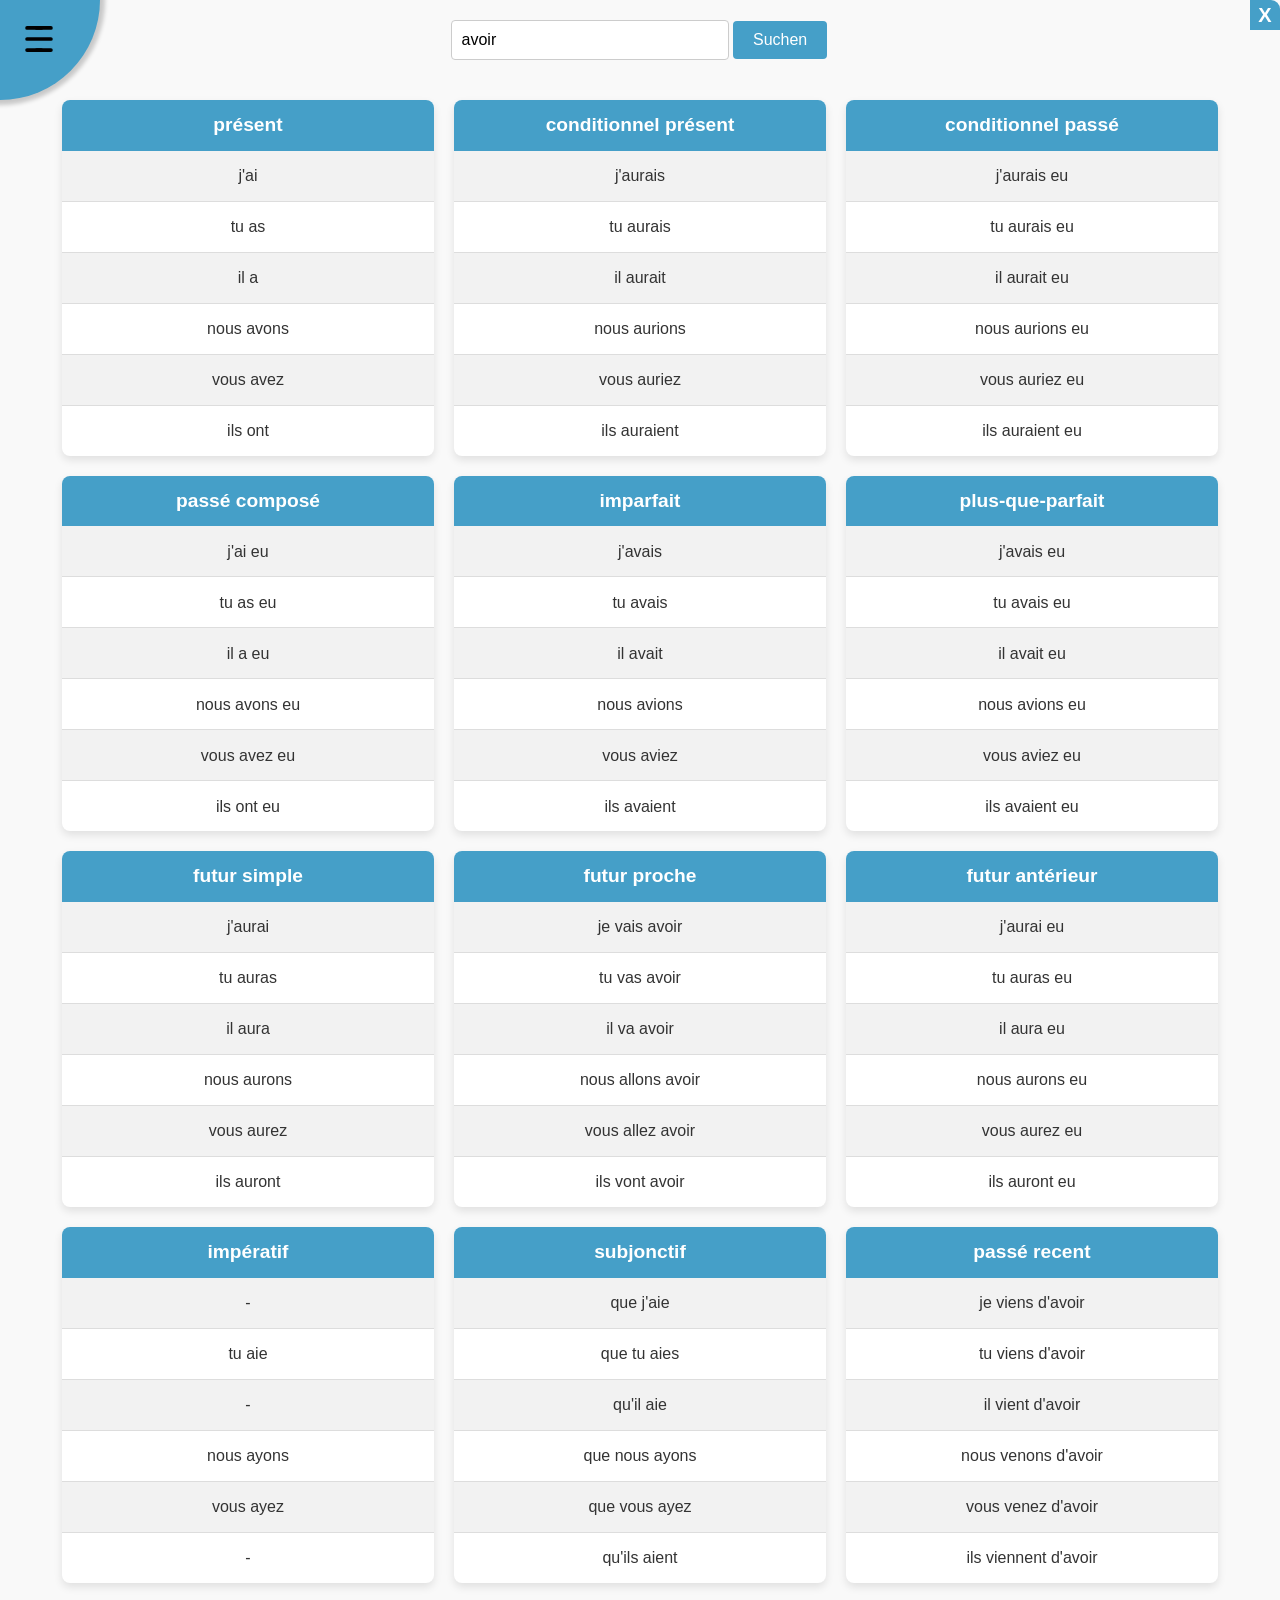
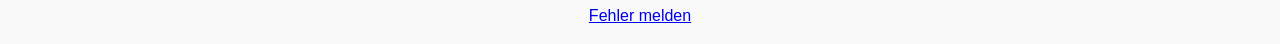
<file: index.html>
<!DOCTYPE html>
<html lang="de">

<head>
    <meta charset="UTF-8">
    <meta name="viewport" content="width=device-width, initial-scale=1.0">

    <link rel="stylesheet" href="lexique.css">
    <link rel="stylesheet" href="nav.css">
    <link rel="stylesheet" href="popup.css">

    <link rel="icon" href="Bilder/book.svg" type="image/x-icon">

    <script src="verben.js"></script>
    <script src="script.js"></script>
    <script src="popup.js"></script>

    <script async src="https://pagead2.googlesyndication.com/pagead/js/adsbygoogle.js?client=ca-pub-6910374309374247"
     crossorigin="anonymous"></script>

    <title>Lexikon</title>
</head>

<body>
    <nav>
        <div class="pie pie1" onclick="window.location.href='theory.html'">
            <svg class="controller" xmlns="http://www.w3.org/2000/svg" viewBox="0 0 32 32" width="100" height="100">
                <path class="stone_een"
                    d="M30,22v3c0,0.552-0.448,1-1,1h-1c-0.552,0-1-0.448-1-1v-3c0-0.552,0.448-1,1-1v-7.539l-11.198-0.896
        C16.621,12.822,16.337,13,16,13c-0.552,0-1-0.448-1-1c0-0.552,0.448-1,1-1c0.396,0,0.732,0.235,0.894,0.57l11.186,0.895
        c0.516,0.041,0.92,0.479,0.92,0.997V21C29.552,21,30,21.448,30,22z M16,19.725c-0.547,0-1.094-0.111-1.603-0.334L8,16.592v2.227
        c0,1.136,0.642,2.175,1.658,2.683l0,0C11.655,22.501,13.827,23,16,23s4.345-0.499,6.341-1.497l0,0C23.358,20.995,24,19.956,24,18.82
        v-2.227l-6.397,2.799C17.094,19.614,16.547,19.725,16,19.725z M29.906,11.084L17.202,5.526C16.819,5.358,16.41,5.275,16,5.275
        c-0.41,0-0.819,0.084-1.202,0.252L2.094,11.084c-0.799,0.35-0.799,1.483,0,1.832l12.703,5.559c0.765,0.334,1.641,0.334,2.405,0
        l9.416-4.121l-9.438-0.755C16.843,13.858,16.434,14,16,14c-1.103,0-2-0.897-2-2c0-1.103,0.897-2,2-2
        c0.552,0,1.062,0.224,1.431,0.609l10.729,0.858c0.842,0.067,1.525,0.666,1.751,1.445C30.704,12.561,30.703,11.433,29.906,11.084z" />
            </svg>

        </div>
        <div class="pie pie2" onclick="window.location.href='quiz.html'">
            <svg class="magnifying-glass" xmlns="http://www.w3.org/2000/svg" viewBox="0 0 100 100" width="100"
                height="100">
                <path d="M41,20c0,1.657-1.342,3-3,3c-8.271,0-15,6.729-15,15c0,1.657-1.342,3-3,3s-3-1.343-3-3
                c0-11.58,9.422-21,21-21C39.658,17,41,18.343,41,20z M95,80c0,8.271-6.729,15-15,15c-0.797,0-1.559-0.316-2.121-0.879l-18-18
                C59.316,75.559,59,74.795,59,74c0-3.052,0.927-5.887,2.499-8.259l-2.398-2.398C53.376,68.118,46.02,71,38,71
                C19.804,71,5,56.196,5,38S19.804,5,38,5s33,14.804,33,33c0,8.02-2.881,15.376-7.656,21.101l2.398,2.398
                C68.113,59.927,70.948,59,74,59c0.797,0,1.559,0.316,2.121,0.879l18,18C94.684,78.441,95,79.205,95,80z M38,65
                c14.889,0,27-12.113,27-27S52.889,11,38,11S11,23.113,11,38S23.111,65,38,65z M88.924,81.167l-16.09-16.093
                c-4.031,0.524-7.233,3.727-7.758,7.758l16.09,16.093C85.197,88.401,88.399,85.199,88.924,81.167z" />
            </svg>
        </div>
        <div class="pie pie3 active" onclick="window.location.href='index.html'">
            <div class="pie-color">
                <svg class="book" xmlns="http://www.w3.org/2000/svg" viewBox="0 0 24 24" width="100" height="100">
                    <path
                        d="M20 22V2H7a3 3 0 0 0-3 3v14a3 3 0 0 0 3 3ZM8 6h8v2H8ZM6 19a1 1 0 0 1 .31-.71A.93.93 0 0 1 7 18h11v2H7a1 1 0 0 1-1-1Z" />
                </svg>
            </div>
        </div>
        <div class="menu" onclick="document.body.classList.toggle('active')">
            <svg class="hamburger" xmlns="http://www.w3.org/2000/svg" width="100" height="100" viewBox="0 0 100 100">
                <g fill="none" stroke="#000" stroke-width="7.999" stroke-linecap="round">
                    <path d="M 55,26.000284 L 24.056276,25.999716" />
                    <path d="M 24.056276,49.999716 L 75.943724,50.000284" />
                    <path d="M 45,73.999716 L 75.943724,74.000284" />
                    <path d="M 75.943724,26.000284 L 45,25.999716" />
                    <path d="M 24.056276,73.999716 L 55,74.000284" />
                </g>
            </svg>
        </div>
    </nav>

    <input id="input" oninput="suggestion()" autocomplete="off">
    <div id="suggestions"></div>

    <button onclick="search()">Suchen</button>

    <div id="">
        <p id="content"></p>
        <button id="close" onclick="hidePopup()">X</button>
    </div>

    <div id="background"></div>

    <script>
        document.addEventListener("keydown", function (event) {
            if (event.key === "Enter") {
                if (document.activeElement.tagName === "INPUT" && document.activeElement.type === "text") {
                    search();
                }
            }
        });

        document.getElementById("input").addEventListener("focusout", (event) => {
            setTimeout(() => {
                if (!document.getElementById("suggestions").contains(document.activeElement)) {
                    clearSuggestions();
                }
            }, 50);
        });

        function bindVowels(string) {
            var combos = ["se_a", "se_e", "se_i", "se_o", "se_u", "se_h", "se_é", "se_è", "se_ê", "se_à", "se_â"];
            for (var combo of combos) {
                string = string.replace(combo, "s'" + combo[3])
            }
            return string;
        }

        function unbindVowels(string) {
            return string.replace("'", "e_");
        }

        function clearSuggestions() {
            var suggestions = document.getElementById("suggestions");
            suggestions.innerHTML = "";
            suggestions.style.border = "none";
        }

        var verbList = Object.keys(verbs);

        function suggestion() {
            var input = unbindVowels(document.getElementById("input").value).replace(" ", "_");
            var suggestions = document.getElementById("suggestions");
            suggestions.innerHTML = "";

            if (input.length === 0) {
                clearSuggestions();
                return;
            }

            let hasSuggestions = false;

            for (let verb of verbList) {
                if (verb.startsWith(input)) {
                    let suggestion = document.createElement("button");
                    suggestion.innerText = bindVowels(verb).replace("_", " ");
                    suggestion.className = "suggestionElement";

                    suggestion.addEventListener("pointerdown", (e) => {
                        e.preventDefault();
                        document.getElementById("input").value = verb.replace("_", " ");
                        search();
                        clearSuggestions();
                    });

                    suggestions.appendChild(suggestion);
                    hasSuggestions = true;
                }
            }

            suggestions.style.border = hasSuggestions ? "#575757 0.5px solid" : "none";
        }

        function search() {
            var suggestions = document.getElementById("suggestions");
            suggestions.innerHTML = '';
            suggestions.style = "border: none;"
            var verb = document.getElementById("input").value.toLowerCase().trim();
            verb = verb.replace(' ', '_');

            if (!verbList.includes(verb)) {
                showPopup("Verb nicht gefunden!")
                return;
            }

            localStorage.setItem("verb", verb.replace('_', ' '));

            const personnes = ["je", "tu", "il", "nous", "vous", "ils"];
            const temps = ["present", "conditionnel_present", "conditionnel_passe", "passe_compose", "imparfait", "plus_que_parfait", "futur_simple", "futur_proche", "futur_anterieur", "imperatif", "subjonctif", "passe_recent"];

            for (let t = 0; t < temps.length; t++) {
                for (let p = 0; p < personnes.length; p++) {
                    if (temps[t] === "imperatif" && (p !== 1 && p !== 3 && p !== 4)) {
                        var konjugiertesVerb = "-";
                    } else {
                        var konjugiertesVerb = getTemp(verb, window[temps[t]], personnes[p]);
                    }
                    if (temps[t] === "subjonctif") {
                        if (vokale.includes(konjugiertesVerb[0])) {
                            konjugiertesVerb = "qu'" + konjugiertesVerb;
                        } else {
                            konjugiertesVerb = "que " + konjugiertesVerb;
                        }
                    }

                    document.getElementById(temps[t]).rows[p + 1].cells[0].innerHTML = konjugiertesVerb;
                }
            }
        }

        function isOverflowing(elementId) {
            const div = document.getElementById(elementId);
            const thElements = div.querySelectorAll('th');

            for (const element of thElements) {
                if (element.scrollHeight > 60) {
                    return true;
                }
            }

            return false;
        }

        function adjustWidth() {
            if (isOverflowing("conditionnel_present")) {
                document.querySelectorAll('table').forEach(table => {
                    table.style.width = '45%';
                });

                if (isOverflowing("conditionnel_present")) {
                    document.querySelectorAll('table').forEach(table => {
                        table.style.width = '90%';
                    });
                }
            }
        }

        window.onload = function () {
            adjustWidth();

            var verb = window.localStorage.getItem('verb');
            if (verb == null) {
                verb = "avoir";
            }
            document.getElementById("input").value = verb;
            search();
        }

        window.addEventListener('resize', function () {
            document.querySelectorAll('table').forEach(table => {
                table.style.width = '30%';
            });
            adjustWidth();
        });
    </script>

    <div class="container">
        <table id="present">
            <tr>
                <th>présent</th>
            </tr>
            <tr>
                <td></td>
            </tr>
            <tr>
                <td></td>
            </tr>
            <tr>
                <td></td>
            </tr>
            <tr>
                <td></td>
            </tr>
            <tr>
                <td></td>
            </tr>
            <tr>
                <td></td>
            </tr>
        </table>

        <table id="conditionnel_present">
            <tr>
                <th>conditionnel présent</th>
            </tr>
            <tr>
                <td></td>
            </tr>
            <tr>
                <td></td>
            </tr>
            <tr>
                <td></td>
            </tr>
            <tr>
                <td></td>
            </tr>
            <tr>
                <td></td>
            </tr>
            <tr>
                <td></td>
            </tr>
        </table>

        <table id="conditionnel_passe">
            <tr>
                <th>conditionnel passé</th>
            </tr>
            <tr>
                <td></td>
            </tr>
            <tr>
                <td></td>
            </tr>
            <tr>
                <td></td>
            </tr>
            <tr>
                <td></td>
            </tr>
            <tr>
                <td></td>
            </tr>
            <tr>
                <td></td>
            </tr>
        </table>

        <table id="passe_compose">
            <tr>
                <th>passé composé</th>
            </tr>
            <tr>
                <td></td>
            </tr>
            <tr>
                <td></td>
            </tr>
            <tr>
                <td></td>
            </tr>
            <tr>
                <td></td>
            </tr>
            <tr>
                <td></td>
            </tr>
            <tr>
                <td></td>
            </tr>
        </table>

        <table id="imparfait">
            <tr>
                <th>imparfait</th>
            </tr>
            <tr>
                <td></td>
            </tr>
            <tr>
                <td></td>
            </tr>
            <tr>
                <td></td>
            </tr>
            <tr>
                <td></td>
            </tr>
            <tr>
                <td></td>
            </tr>
            <tr>
                <td></td>
            </tr>
        </table>

        <table id="plus_que_parfait">
            <tr>
                <th>plus-que-parfait</th>
            </tr>
            <tr>
                <td></td>
            </tr>
            <tr>
                <td></td>
            </tr>
            <tr>
                <td></td>
            </tr>
            <tr>
                <td></td>
            </tr>
            <tr>
                <td></td>
            </tr>
            <tr>
                <td></td>
            </tr>
        </table>

        <table id="futur_simple">
            <tr>
                <th>futur simple</th>
            </tr>
            <tr>
                <td></td>
            </tr>
            <tr>
                <td></td>
            </tr>
            <tr>
                <td></td>
            </tr>
            <tr>
                <td></td>
            </tr>
            <tr>
                <td></td>
            </tr>
            <tr>
                <td></td>
            </tr>
        </table>

        <table id="futur_proche">
            <tr>
                <th>futur proche</th>
            </tr>
            <tr>
                <td></td>
            </tr>
            <tr>
                <td></td>
            </tr>
            <tr>
                <td></td>
            </tr>
            <tr>
                <td></td>
            </tr>
            <tr>
                <td></td>
            </tr>
            <tr>
                <td></td>
            </tr>
        </table>

        <table id="futur_anterieur">
            <tr>
                <th>futur antérieur</th>
            </tr>
            <tr>
                <td></td>
            </tr>
            <tr>
                <td></td>
            </tr>
            <tr>
                <td></td>
            </tr>
            <tr>
                <td></td>
            </tr>
            <tr>
                <td></td>
            </tr>
            <tr>
                <td></td>
            </tr>
        </table>

        <table class="imperatif" id="imperatif">
            <tr>
                <th>impératif</th>
            </tr>
            <tr>
                <td>-</td>
            </tr>
            <tr>
                <td></td>
            </tr>
            <tr>
                <td>-</td>
            </tr>
            <tr>
                <td></td>
            </tr>
            <tr>
                <td></td>
            </tr>
            <tr>
                <td>-</td>
            </tr>
        </table>

        <table id="subjonctif">
            <tr>
                <th>subjonctif</th>
            </tr>
            <tr>
                <td></td>
            </tr>
            <tr>
                <td></td>
            </tr>
            <tr>
                <td></td>
            </tr>
            <tr>
                <td></td>
            </tr>
            <tr>
                <td></td>
            </tr>
            <tr>
                <td></td>
            </tr>
        </table>

        <table id="passe_recent">
            <tr>
                <th>passé recent</th>
            </tr>
            <tr>
                <td></td>
            </tr>
            <tr>
                <td></td>
            </tr>
            <tr>
                <td></td>
            </tr>
            <tr>
                <td id="nous"></td>
            </tr>
            <tr>
                <td></td>
            </tr>
            <tr>
                <td></td>
            </tr>
        </table>
    </div>

    <div class="report-container">
        <a id="report"
            href="mailto:verbagallica@gmail.com?subject=Fehler%20gemeldet&body=Es%20gibt%20einen%20Fehler%20bei%0A%0A•%20diesem%20Wort:%0A•%20und%20dieser%20Zeitform:">Fehler
            melden</a>
    </div>
</body>


</html>
</file>
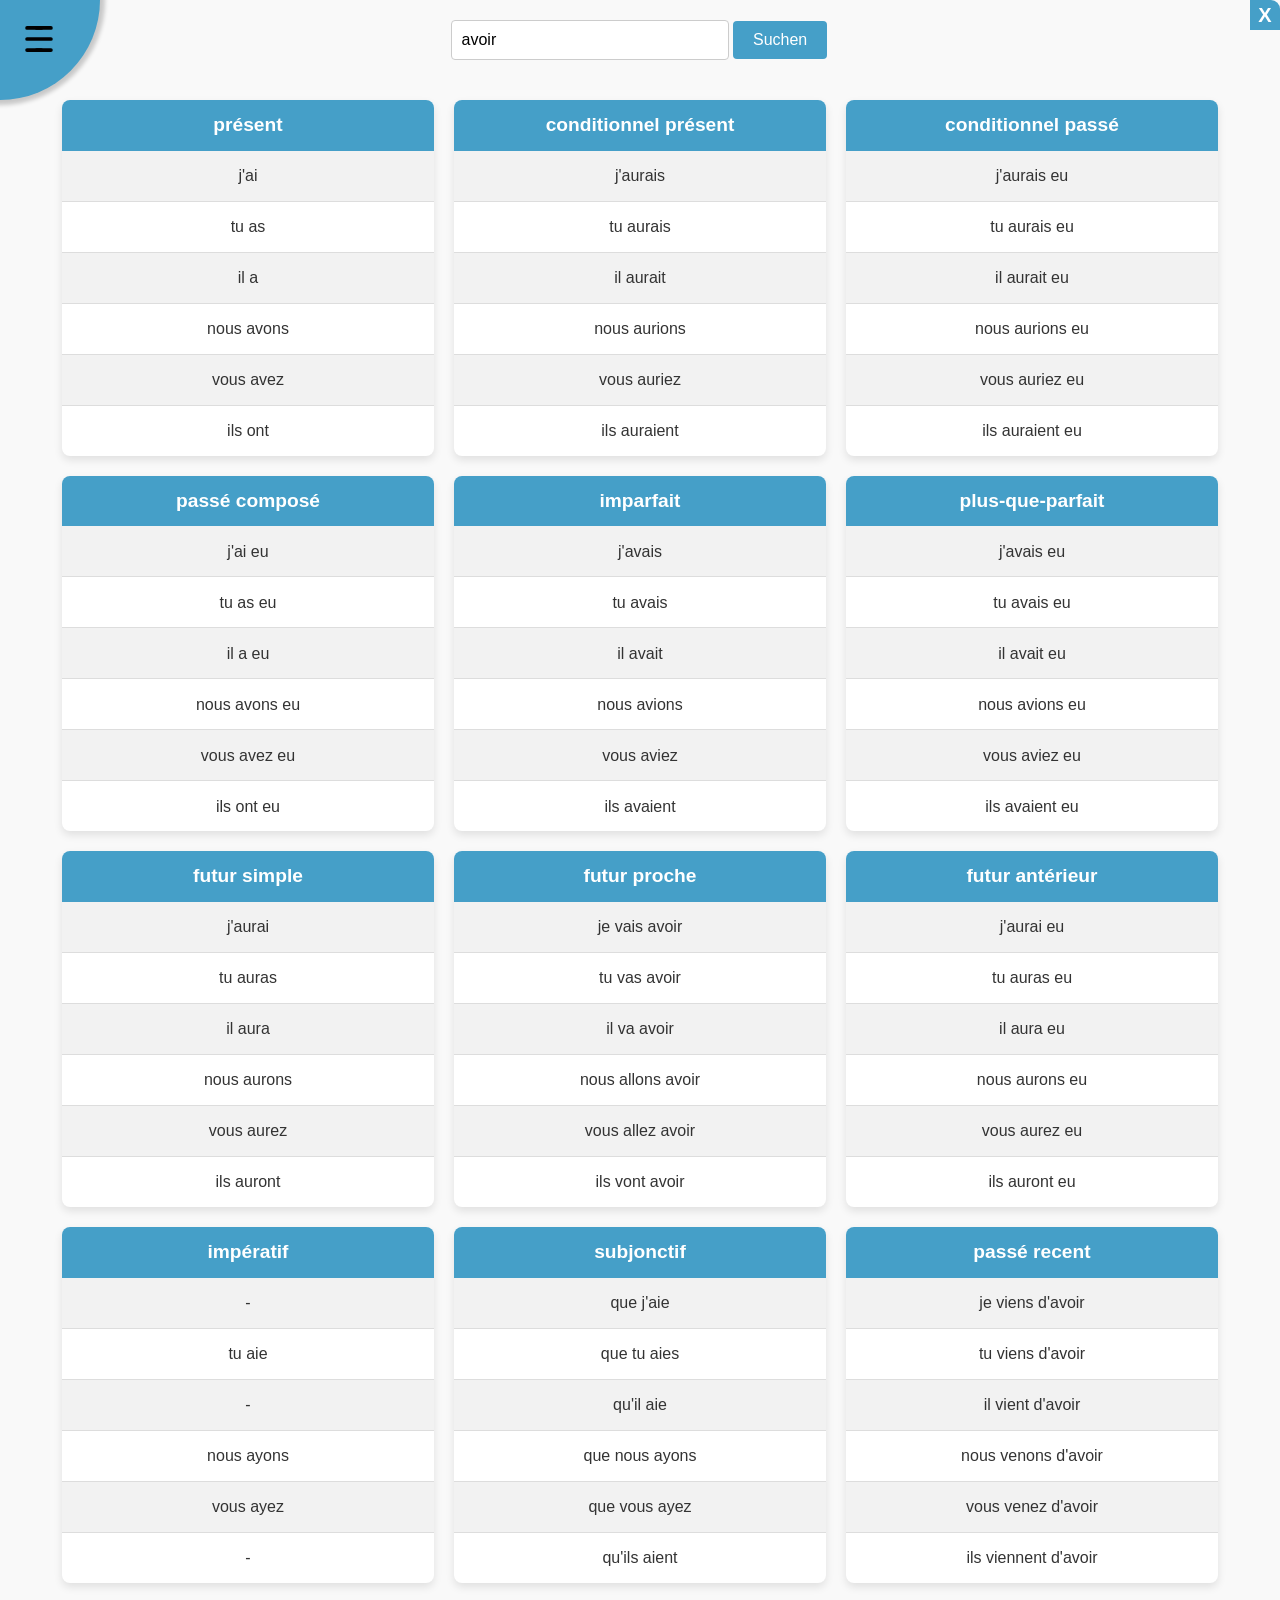
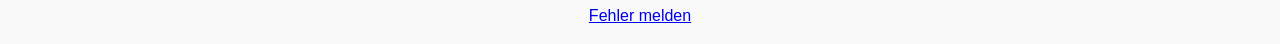
<file: lexique.html>
<!DOCTYPE html>
<html lang="de">

<head>
    <meta charset="UTF-8">
    <meta name="viewport" content="width=device-width, initial-scale=1.0">

    <link rel="stylesheet" href="lexique.css">
    <link rel="stylesheet" href="nav.css">
    <link rel="stylesheet" href="popup.css">

    <link rel="icon" href="Bilder/book.svg" type="image/x-icon">

    <script src="verben.js"></script>
    <script src="script.js"></script>
    <script src="popup.js"></script>

    <script async src="https://pagead2.googlesyndication.com/pagead/js/adsbygoogle.js?client=ca-pub-3717343716804960"
     crossorigin="anonymous"></script>

    <title>Lexikon</title>
</head>

<body>
    <nav>
        <div class="pie pie1" onclick="window.location.href='theory.html'">
            <svg class="controller" xmlns="http://www.w3.org/2000/svg" viewBox="0 0 32 32" width="100" height="100">
                <path class="stone_een"
                    d="M30,22v3c0,0.552-0.448,1-1,1h-1c-0.552,0-1-0.448-1-1v-3c0-0.552,0.448-1,1-1v-7.539l-11.198-0.896
        C16.621,12.822,16.337,13,16,13c-0.552,0-1-0.448-1-1c0-0.552,0.448-1,1-1c0.396,0,0.732,0.235,0.894,0.57l11.186,0.895
        c0.516,0.041,0.92,0.479,0.92,0.997V21C29.552,21,30,21.448,30,22z M16,19.725c-0.547,0-1.094-0.111-1.603-0.334L8,16.592v2.227
        c0,1.136,0.642,2.175,1.658,2.683l0,0C11.655,22.501,13.827,23,16,23s4.345-0.499,6.341-1.497l0,0C23.358,20.995,24,19.956,24,18.82
        v-2.227l-6.397,2.799C17.094,19.614,16.547,19.725,16,19.725z M29.906,11.084L17.202,5.526C16.819,5.358,16.41,5.275,16,5.275
        c-0.41,0-0.819,0.084-1.202,0.252L2.094,11.084c-0.799,0.35-0.799,1.483,0,1.832l12.703,5.559c0.765,0.334,1.641,0.334,2.405,0
        l9.416-4.121l-9.438-0.755C16.843,13.858,16.434,14,16,14c-1.103,0-2-0.897-2-2c0-1.103,0.897-2,2-2
        c0.552,0,1.062,0.224,1.431,0.609l10.729,0.858c0.842,0.067,1.525,0.666,1.751,1.445C30.704,12.561,30.703,11.433,29.906,11.084z" />
            </svg>

        </div>
        <div class="pie pie2" onclick="window.location.href='quiz.html'">
            <svg class="magnifying-glass" xmlns="http://www.w3.org/2000/svg" viewBox="0 0 100 100" width="100"
                height="100">
                <path d="M41,20c0,1.657-1.342,3-3,3c-8.271,0-15,6.729-15,15c0,1.657-1.342,3-3,3s-3-1.343-3-3
                c0-11.58,9.422-21,21-21C39.658,17,41,18.343,41,20z M95,80c0,8.271-6.729,15-15,15c-0.797,0-1.559-0.316-2.121-0.879l-18-18
                C59.316,75.559,59,74.795,59,74c0-3.052,0.927-5.887,2.499-8.259l-2.398-2.398C53.376,68.118,46.02,71,38,71
                C19.804,71,5,56.196,5,38S19.804,5,38,5s33,14.804,33,33c0,8.02-2.881,15.376-7.656,21.101l2.398,2.398
                C68.113,59.927,70.948,59,74,59c0.797,0,1.559,0.316,2.121,0.879l18,18C94.684,78.441,95,79.205,95,80z M38,65
                c14.889,0,27-12.113,27-27S52.889,11,38,11S11,23.113,11,38S23.111,65,38,65z M88.924,81.167l-16.09-16.093
                c-4.031,0.524-7.233,3.727-7.758,7.758l16.09,16.093C85.197,88.401,88.399,85.199,88.924,81.167z" />
            </svg>
        </div>
        <div class="pie pie3 active" onclick="window.location.href='lexique.html'">
            <div class="pie-color">
                <svg class="book" xmlns="http://www.w3.org/2000/svg" viewBox="0 0 24 24" width="100" height="100">
                    <path
                        d="M20 22V2H7a3 3 0 0 0-3 3v14a3 3 0 0 0 3 3ZM8 6h8v2H8ZM6 19a1 1 0 0 1 .31-.71A.93.93 0 0 1 7 18h11v2H7a1 1 0 0 1-1-1Z" />
                </svg>
            </div>
        </div>
        <div class="menu" onclick="document.body.classList.toggle('active')">
            <svg class="hamburger" xmlns="http://www.w3.org/2000/svg" width="100" height="100" viewBox="0 0 100 100">
                <g fill="none" stroke="#000" stroke-width="7.999" stroke-linecap="round">
                    <path d="M 55,26.000284 L 24.056276,25.999716" />
                    <path d="M 24.056276,49.999716 L 75.943724,50.000284" />
                    <path d="M 45,73.999716 L 75.943724,74.000284" />
                    <path d="M 75.943724,26.000284 L 45,25.999716" />
                    <path d="M 24.056276,73.999716 L 55,74.000284" />
                </g>
            </svg>
        </div>
    </nav>

    <input id="input" oninput="suggestion()" autocomplete="off">
    <div id="suggestions"></div>

    <button onclick="search()">Suchen</button>

    <div id="">
        <p id="content"></p>
        <button id="close" onclick="hidePopup()">X</button>
    </div>

    <div id="background"></div>

    <script>
        document.addEventListener("keydown", function (event) {
            if (event.key === "Enter") {
                if (document.activeElement.tagName === "INPUT" && document.activeElement.type === "text") {
                    search();
                }
            }
        });

        document.getElementById("input").addEventListener("focusout", (event) => {
            setTimeout(() => {
                if (!document.getElementById("suggestions").contains(document.activeElement)) {
                    clearSuggestions();
                }
            }, 50);
        });

        function bindVowels(string) {
            var combos = ["se_a", "se_e", "se_i", "se_o", "se_u", "se_h", "se_é", "se_è", "se_ê", "se_à", "se_â"];
            for (var combo of combos) {
                string = string.replace(combo, "s'" + combo[3])
            }
            return string;
        }

        function unbindVowels(string) {
            return string.replace("'", "e_");
        }

        function clearSuggestions() {
            var suggestions = document.getElementById("suggestions");
            suggestions.innerHTML = "";
            suggestions.style.border = "none";
        }

        var verbList = Object.keys(verbs);

        function suggestion() {
            var input = unbindVowels(document.getElementById("input").value).replace(" ", "_");
            var suggestions = document.getElementById("suggestions");
            suggestions.innerHTML = "";

            if (input.length === 0) {
                clearSuggestions();
                return;
            }

            let hasSuggestions = false;

            for (let verb of verbList) {
                if (verb.startsWith(input)) {
                    let suggestion = document.createElement("button");
                    suggestion.innerText = bindVowels(verb).replace("_", " ");
                    suggestion.className = "suggestionElement";

                    suggestion.addEventListener("pointerdown", (e) => {
                        e.preventDefault();
                        document.getElementById("input").value = verb.replace("_", " ");
                        search();
                        clearSuggestions();
                    });

                    suggestions.appendChild(suggestion);
                    hasSuggestions = true;
                }
            }

            suggestions.style.border = hasSuggestions ? "#575757 0.5px solid" : "none";
        }

        function search() {
            var suggestions = document.getElementById("suggestions");
            suggestions.innerHTML = '';
            suggestions.style = "border: none;"
            var verb = document.getElementById("input").value.toLowerCase().trim();
            verb = verb.replace(' ', '_');

            if (!verbList.includes(verb)) {
                showPopup("Verb nicht gefunden!")
                return;
            }

            localStorage.setItem("verb", verb.replace('_', ' '));

            const personnes = ["je", "tu", "il", "nous", "vous", "ils"];
            const temps = ["present", "conditionnel_present", "conditionnel_passe", "passe_compose", "imparfait", "plus_que_parfait", "futur_simple", "futur_proche", "futur_anterieur", "imperatif", "subjonctif", "passe_recent"];

            for (let t = 0; t < temps.length; t++) {
                for (let p = 0; p < personnes.length; p++) {
                    if (temps[t] === "imperatif" && (p !== 1 && p !== 3 && p !== 4)) {
                        var konjugiertesVerb = "-";
                    } else {
                        var konjugiertesVerb = getTemp(verb, window[temps[t]], personnes[p]);
                    }
                    if (temps[t] === "subjonctif") {
                        if (vokale.includes(konjugiertesVerb[0])) {
                            konjugiertesVerb = "qu'" + konjugiertesVerb;
                        } else {
                            konjugiertesVerb = "que " + konjugiertesVerb;
                        }
                    }

                    document.getElementById(temps[t]).rows[p + 1].cells[0].innerHTML = konjugiertesVerb;
                }
            }
        }

        function isOverflowing(elementId) {
            const div = document.getElementById(elementId);
            const thElements = div.querySelectorAll('th');

            for (const element of thElements) {
                if (element.scrollHeight > 60) {
                    return true;
                }
            }

            return false;
        }

        function adjustWidth() {
            if (isOverflowing("conditionnel_present")) {
                document.querySelectorAll('table').forEach(table => {
                    table.style.width = '45%';
                });

                if (isOverflowing("conditionnel_present")) {
                    document.querySelectorAll('table').forEach(table => {
                        table.style.width = '90%';
                    });
                }
            }
        }

        window.onload = function () {
            adjustWidth();

            var verb = window.localStorage.getItem('verb');
            if (verb == null) {
                verb = "avoir";
            }
            document.getElementById("input").value = verb;
            search();
        }

        window.addEventListener('resize', function () {
            document.querySelectorAll('table').forEach(table => {
                table.style.width = '30%';
            });
            adjustWidth();
        });
    </script>

    <div class="container">
        <table id="present">
            <tr>
                <th>présent</th>
            </tr>
            <tr>
                <td></td>
            </tr>
            <tr>
                <td></td>
            </tr>
            <tr>
                <td></td>
            </tr>
            <tr>
                <td></td>
            </tr>
            <tr>
                <td></td>
            </tr>
            <tr>
                <td></td>
            </tr>
        </table>

        <table id="conditionnel_present">
            <tr>
                <th>conditionnel présent</th>
            </tr>
            <tr>
                <td></td>
            </tr>
            <tr>
                <td></td>
            </tr>
            <tr>
                <td></td>
            </tr>
            <tr>
                <td></td>
            </tr>
            <tr>
                <td></td>
            </tr>
            <tr>
                <td></td>
            </tr>
        </table>

        <table id="conditionnel_passe">
            <tr>
                <th>conditionnel passé</th>
            </tr>
            <tr>
                <td></td>
            </tr>
            <tr>
                <td></td>
            </tr>
            <tr>
                <td></td>
            </tr>
            <tr>
                <td></td>
            </tr>
            <tr>
                <td></td>
            </tr>
            <tr>
                <td></td>
            </tr>
        </table>

        <table id="passe_compose">
            <tr>
                <th>passé composé</th>
            </tr>
            <tr>
                <td></td>
            </tr>
            <tr>
                <td></td>
            </tr>
            <tr>
                <td></td>
            </tr>
            <tr>
                <td></td>
            </tr>
            <tr>
                <td></td>
            </tr>
            <tr>
                <td></td>
            </tr>
        </table>

        <table id="imparfait">
            <tr>
                <th>imparfait</th>
            </tr>
            <tr>
                <td></td>
            </tr>
            <tr>
                <td></td>
            </tr>
            <tr>
                <td></td>
            </tr>
            <tr>
                <td></td>
            </tr>
            <tr>
                <td></td>
            </tr>
            <tr>
                <td></td>
            </tr>
        </table>

        <table id="plus_que_parfait">
            <tr>
                <th>plus-que-parfait</th>
            </tr>
            <tr>
                <td></td>
            </tr>
            <tr>
                <td></td>
            </tr>
            <tr>
                <td></td>
            </tr>
            <tr>
                <td></td>
            </tr>
            <tr>
                <td></td>
            </tr>
            <tr>
                <td></td>
            </tr>
        </table>

        <table id="futur_simple">
            <tr>
                <th>futur simple</th>
            </tr>
            <tr>
                <td></td>
            </tr>
            <tr>
                <td></td>
            </tr>
            <tr>
                <td></td>
            </tr>
            <tr>
                <td></td>
            </tr>
            <tr>
                <td></td>
            </tr>
            <tr>
                <td></td>
            </tr>
        </table>

        <table id="futur_proche">
            <tr>
                <th>futur proche</th>
            </tr>
            <tr>
                <td></td>
            </tr>
            <tr>
                <td></td>
            </tr>
            <tr>
                <td></td>
            </tr>
            <tr>
                <td></td>
            </tr>
            <tr>
                <td></td>
            </tr>
            <tr>
                <td></td>
            </tr>
        </table>

        <table id="futur_anterieur">
            <tr>
                <th>futur antérieur</th>
            </tr>
            <tr>
                <td></td>
            </tr>
            <tr>
                <td></td>
            </tr>
            <tr>
                <td></td>
            </tr>
            <tr>
                <td></td>
            </tr>
            <tr>
                <td></td>
            </tr>
            <tr>
                <td></td>
            </tr>
        </table>

        <table class="imperatif" id="imperatif">
            <tr>
                <th>impératif</th>
            </tr>
            <tr>
                <td>-</td>
            </tr>
            <tr>
                <td></td>
            </tr>
            <tr>
                <td>-</td>
            </tr>
            <tr>
                <td></td>
            </tr>
            <tr>
                <td></td>
            </tr>
            <tr>
                <td>-</td>
            </tr>
        </table>

        <table id="subjonctif">
            <tr>
                <th>subjonctif</th>
            </tr>
            <tr>
                <td></td>
            </tr>
            <tr>
                <td></td>
            </tr>
            <tr>
                <td></td>
            </tr>
            <tr>
                <td></td>
            </tr>
            <tr>
                <td></td>
            </tr>
            <tr>
                <td></td>
            </tr>
        </table>

        <table id="passe_recent">
            <tr>
                <th>passé recent</th>
            </tr>
            <tr>
                <td></td>
            </tr>
            <tr>
                <td></td>
            </tr>
            <tr>
                <td></td>
            </tr>
            <tr>
                <td id="nous"></td>
            </tr>
            <tr>
                <td></td>
            </tr>
            <tr>
                <td></td>
            </tr>
        </table>
    </div>

    <div class="report-container">
        <a id="report"
            href="mailto:verbagallica@gmail.com?subject=Fehler%20gemeldet&body=Es%20gibt%20einen%20Fehler%20bei%0A%0A•%20diesem%20Wort:%0A•%20und%20dieser%20Zeitform:">Fehler
            melden</a>
    </div>
</body>


</html>
</file>
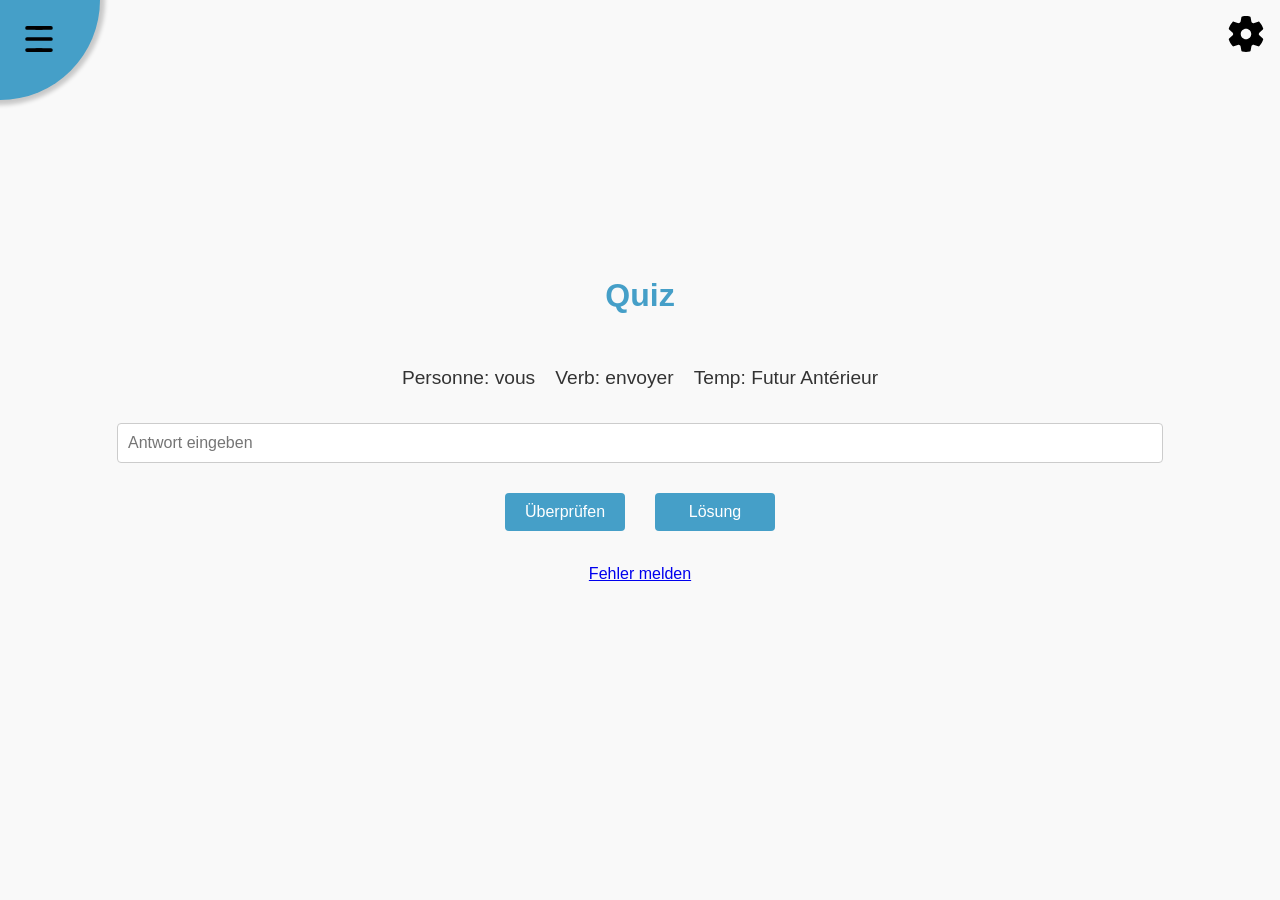
<file: quiz.html>
<!DOCTYPE html>
<html lang="de">

<head>
    <meta charset="UTF-8">
    <meta name="viewport" content="width=device-width, initial-scale=1.0">

    <script src="verben.js"></script>
    <script src="script.js"></script>

    <script async src="https://pagead2.googlesyndication.com/pagead/js/adsbygoogle.js?client=ca-pub-6910374309374247"
     crossorigin="anonymous"></script>

    <link rel="stylesheet" href="quiz.css">
    <link rel="stylesheet" href="nav.css">
    <link rel="stylesheet" href="checkbox.css">

    <link rel="icon" href="Bilder/magnifying-glass.svg" type="image/x-icon">

    <title>Quiz</title>
</head>

<body>
    <nav>
        <div class="pie pie1" onclick="window.location.href='theory.html'">
            <svg class="controller" xmlns="http://www.w3.org/2000/svg" viewBox="0 0 32 32" width="100" height="100">
                <path class="stone_een"
                    d="M30,22v3c0,0.552-0.448,1-1,1h-1c-0.552,0-1-0.448-1-1v-3c0-0.552,0.448-1,1-1v-7.539l-11.198-0.896
        C16.621,12.822,16.337,13,16,13c-0.552,0-1-0.448-1-1c0-0.552,0.448-1,1-1c0.396,0,0.732,0.235,0.894,0.57l11.186,0.895
        c0.516,0.041,0.92,0.479,0.92,0.997V21C29.552,21,30,21.448,30,22z M16,19.725c-0.547,0-1.094-0.111-1.603-0.334L8,16.592v2.227
        c0,1.136,0.642,2.175,1.658,2.683l0,0C11.655,22.501,13.827,23,16,23s4.345-0.499,6.341-1.497l0,0C23.358,20.995,24,19.956,24,18.82
        v-2.227l-6.397,2.799C17.094,19.614,16.547,19.725,16,19.725z M29.906,11.084L17.202,5.526C16.819,5.358,16.41,5.275,16,5.275
        c-0.41,0-0.819,0.084-1.202,0.252L2.094,11.084c-0.799,0.35-0.799,1.483,0,1.832l12.703,5.559c0.765,0.334,1.641,0.334,2.405,0
        l9.416-4.121l-9.438-0.755C16.843,13.858,16.434,14,16,14c-1.103,0-2-0.897-2-2c0-1.103,0.897-2,2-2
        c0.552,0,1.062,0.224,1.431,0.609l10.729,0.858c0.842,0.067,1.525,0.666,1.751,1.445C30.704,12.561,30.703,11.433,29.906,11.084z" />
            </svg>

        </div>
        <div class="pie pie2 active" onclick="window.location.href='quiz.html'">
            <svg class="magnifying-glass" xmlns="http://www.w3.org/2000/svg" viewBox="0 0 100 100" width="100"
                height="100">
                <path d="M41,20c0,1.657-1.342,3-3,3c-8.271,0-15,6.729-15,15c0,1.657-1.342,3-3,3s-3-1.343-3-3
                c0-11.58,9.422-21,21-21C39.658,17,41,18.343,41,20z M95,80c0,8.271-6.729,15-15,15c-0.797,0-1.559-0.316-2.121-0.879l-18-18
                C59.316,75.559,59,74.795,59,74c0-3.052,0.927-5.887,2.499-8.259l-2.398-2.398C53.376,68.118,46.02,71,38,71
                C19.804,71,5,56.196,5,38S19.804,5,38,5s33,14.804,33,33c0,8.02-2.881,15.376-7.656,21.101l2.398,2.398
                C68.113,59.927,70.948,59,74,59c0.797,0,1.559,0.316,2.121,0.879l18,18C94.684,78.441,95,79.205,95,80z M38,65
                c14.889,0,27-12.113,27-27S52.889,11,38,11S11,23.113,11,38S23.111,65,38,65z M88.924,81.167l-16.09-16.093
                c-4.031,0.524-7.233,3.727-7.758,7.758l16.09,16.093C85.197,88.401,88.399,85.199,88.924,81.167z" />
            </svg>
        </div>
        <div class="pie pie3" onclick="window.location.href='index.html'">
            <div class="pie-color">
                <svg class="book" xmlns="http://www.w3.org/2000/svg" viewBox="0 0 24 24" width="100" height="100">
                    <path
                        d="M20 22V2H7a3 3 0 0 0-3 3v14a3 3 0 0 0 3 3ZM8 6h8v2H8ZM6 19a1 1 0 0 1 .31-.71A.93.93 0 0 1 7 18h11v2H7a1 1 0 0 1-1-1Z" />
                </svg>
            </div>
        </div>
        <div class="menu" onclick="document.body.classList.toggle('active')">
            <svg class="hamburger" xmlns="http://www.w3.org/2000/svg" width="100" height="100" viewBox="0 0 100 100">
                <g fill="none" stroke="#000" stroke-width="7.999" stroke-linecap="round">
                    <path d="M 55,26.000284 L 24.056276,25.999716" />
                    <path d="M 24.056276,49.999716 L 75.943724,50.000284" />
                    <path d="M 45,73.999716 L 75.943724,74.000284" />
                    <path d="M 75.943724,26.000284 L 45,25.999716" />
                    <path d="M 24.056276,73.999716 L 55,74.000284" />
                </g>
            </svg>
        </div>
    </nav>

    <h1>Quiz</h1>
    <div class="label-container">
        <label for="answer" id="person"></label>
        <label for="answer" id="verb"></label>
        <label for="answer" id="temp"></label>
    </div>

    <input type="text" name="answer" id="answer" placeholder="Antwort eingeben" autocomplete="off">

    <label for="answer" id="solution"></label>

    <div class="button-container">
        <button id="check" onclick="check()">Überprüfen</button>
        <button id="showAnswer" onclick="document.getElementById('solution').innerHTML = answer">Lösung </button>
    </div>

    <button id="settings" onclick="showMenu()">
        <svg xmlns="http://www.w3.org/2000/svg" width="48" height="48" fill="none" viewBox="0 0 16 16" id="settings">
            <path fill="#000"
                d="M2.26726 6.15309C2.52898 5.34715 2.96011 4.60735 3.52898 3.98039C3.62517 3.87437 3.77609 3.83658 3.91121 3.88469L5.27069 4.36869C5.63926 4.49984 6.04482 4.30865 6.17653 3.94166C6.18948 3.90557 6.19946 3.8685 6.20635 3.83086L6.46535 2.41533C6.4911 2.27459 6.59966 2.16326 6.74019 2.13347C7.15137 2.04633 7.57295 2.00201 8.00006 2.00201C8.42691 2.00201 8.84824 2.04628 9.25918 2.13331C9.39967 2.16307 9.50822 2.27433 9.53403 2.41502L9.79376 3.8308C9.86398 4.21419 10.233 4.46831 10.6181 4.3984C10.656 4.39152 10.6932 4.38159 10.7294 4.36871L12.0889 3.88469C12.224 3.83658 12.3749 3.87437 12.4711 3.98039C13.04 4.60735 13.4711 5.34715 13.7329 6.15309C13.777 6.28905 13.7344 6.43811 13.625 6.53059L12.5231 7.46211C12.2248 7.71436 12.1883 8.15967 12.4416 8.45674C12.4665 8.48595 12.4938 8.51309 12.5231 8.53788L13.625 9.46941C13.7344 9.56189 13.777 9.71095 13.7329 9.84692C13.4711 10.6529 13.04 11.3927 12.4711 12.0196C12.3749 12.1256 12.224 12.1634 12.0889 12.1153L10.7294 11.6313C10.3609 11.5002 9.9553 11.6914 9.82359 12.0583C9.81064 12.0944 9.80066 12.1315 9.79374 12.1693L9.53403 13.585C9.50822 13.7257 9.39967 13.8369 9.25918 13.8667C8.84824 13.9537 8.42691 13.998 8.00006 13.998C7.57295 13.998 7.15137 13.9537 6.74019 13.8665C6.59966 13.8367 6.4911 13.7254 6.46535 13.5847L6.20636 12.1692C6.13614 11.7858 5.76708 11.5317 5.38203 11.6016C5.34416 11.6085 5.30693 11.6184 5.27075 11.6313L3.91121 12.1153C3.77609 12.1634 3.62517 12.1256 3.52898 12.0196C2.96011 11.3927 2.52898 10.6529 2.26726 9.84692C2.22311 9.71095 2.26568 9.56189 2.37509 9.46941L3.47699 8.53789C3.77534 8.28564 3.81183 7.84033 3.5585 7.54326C3.53359 7.51405 3.50633 7.48691 3.477 7.46212L2.37509 6.53059C2.26568 6.43811 2.22311 6.28905 2.26726 6.15309ZM6.24994 7.99994C6.24994 8.96644 7.03344 9.74994 7.99994 9.74994C8.96644 9.74994 9.74994 8.96644 9.74994 7.99994C9.74994 7.03344 8.96644 6.24994 7.99994 6.24994C7.03344 6.24994 6.24994 7.03344 6.24994 7.99994Z">
            </path>
        </svg>
    </button>

    <div id="menu">
        <h2>Zeitformen</h2>

        <label class="time-options">
            <input type="checkbox" id="present">
            <span class="checkmark"></span>
            Present
        </label>

        <label class="time-options">
            <input type="checkbox" id="conditionnel_present">
            <span class="checkmark"></span>
            Conditionnel Present
        </label>

        <label class="time-options">
            <input type="checkbox" id="conditionnel_passe">
            <span class="checkmark"></span>
            Conditionnel Passé
        </label>

        <label class="time-options">
            <input type="checkbox" id="passe_compose">
            <span class="checkmark"></span>
            Passé Compose
        </label>

        <label class="time-options">
            <input type="checkbox" id="imparfait">
            <span class="checkmark"></span>
            Imparfait
        </label>

        <label class="time-options">
            <input type="checkbox" id="plus_que_parfait">
            <span class="checkmark"></span>
            Plus-que-parfait
        </label>

        <label class="time-options">
            <input type="checkbox" id="futur_simple">
            <span class="checkmark"></span>
            Futur simple
        </label>

        <label class="time-options">
            <input type="checkbox" id="futur_proche">
            <span class="checkmark"></span>
            Futur proche
        </label>

        <label class="time-options">
            <input type="checkbox" id="futur_anterieur">
            <span class="checkmark"></span>
            Futur antérieur
        </label>

        <label class="time-options">
            <input type="checkbox" id="imperatif">
            <span class="checkmark"></span>
            Impératif
        </label>

        <label class="time-options">
            <input type="checkbox" id="subjonctif">
            <span class="checkmark"></span>
            Subjonctif
        </label>

        <label class="time-options">
            <input type="checkbox" id="passe_recent">
            <span class="checkmark"></span>
            Passé recent
        </label>
    </div>

    <div class="report-container">
        <a id="report"
            href="mailto:verbagallica@gmail.com?subject=Fehler%20gemeldet&body=Es%20gibt%20einen%20Fehler%20bei%0A%0A•%20diesem%20Wort:%0A•%20und%20dieser%20Zeitform:">Fehler
            melden</a>
    </div>

    <script>
        var answer;
        var verbs_arr = Object.keys(verbs);

        document.addEventListener("keydown", function (event) {
            if (event.key === "Enter") {
                if (document.activeElement.tagName === "INPUT" && document.activeElement.type === "text") {
                    check();
                }
            }
        });

        function getRandomElement(arr) {
            const randomIndex = Math.floor(Math.random() * arr.length);
            return arr[randomIndex];
        }

        function showMenu() {
            if (document.getElementById("menu").style.transform == "translateX(0px)" || document.getElementById("settings").style.transform == "translateX(0px)") {
                document.getElementById("menu").style = "display: block";
                document.getElementById("menu").style = "transform: translateX(-200px);";
                document.getElementById("settings").style = "transform: translateX(-200px);";
            } else {
                document.getElementById("menu").style = "transform: translateX(0px);";
                document.getElementById("menu").style = "display: none;";
                createForm(getRandomElement(verbs_arr));
                document.getElementById("settings").style = "transform: translateX(0px);";
            }
        }

        function createForm(verb) {
            const personnes = ["je", "tu", "il", "nous", "vous", "ils"];
            const tempsNameArr = ["Present", "Conditionnel Present", "Conditionnel Passé", "Passé Compose", "Imparfait", "Plus-que-parfait", "Futur Simple", "Futur Proche", "Futur Antérieur", "Impératif", "Subjonctif", "Passé Recent"];
            const tempsArr = ["present", "conditionnel_present", "conditionnel_passe", "passe_compose", "imparfait", "plus_que_parfait", "futur_simple", "futur_proche", "futur_anterieur", "imperatif", "subjonctif", "passe_recent"];

            const tempsElement = document.querySelectorAll('#menu input[type="checkbox"]');
            let temps = [];
            let tempsName = [];
            tempsElement.forEach(checkbox => {
                if (checkbox.checked) {
                    temps.push(checkbox.id);
                    tempsName.push(tempsNameArr[tempsArr.indexOf(checkbox.id)]);
                }
            });

            localStorage.setItem("selection", JSON.stringify(temps));

            const p = Math.floor(Math.random() * personnes.length);
            const t = Math.floor(Math.random() * temps.length);

            if (temps[t] === "imperatif" && (p !== 1 && p !== 3 && p !== 4)) {
                return createForm(verb);
            } else {
                var konjugiertesVerb = getTemp(verb, window[temps[t]], personnes[p]);
            }
            if (temps[t] === "subjonctif") {
                if (vokale.includes(konjugiertesVerb[0])) {
                    konjugiertesVerb = "qu'" + konjugiertesVerb;
                } else {
                    konjugiertesVerb = "que " + konjugiertesVerb;
                }
            }

            document.getElementById("verb").innerText = "Verb: " + verb.replace('_', ' ');
            document.getElementById("temp").innerText = "Temp: " + tempsName[t];
            document.getElementById("person").innerText = "Personne: " + personnes[p];

            document.getElementById("answer").value = "";
            document.getElementById("solution").innerText = "";
            answer = konjugiertesVerb;
        }

        async function check() {
            let user_answer = document.getElementById("answer").value.toLowerCase().trim();
            if (user_answer === answer) {
                document.getElementById("answer").style.backgroundColor = "lightgreen";

                setTimeout(() => {
                    document.getElementById("answer").style.backgroundColor = "white";
                    createForm(getRandomElement(verbs_arr));
                }, 150);
            } else {
                document.getElementById("answer").style.backgroundColor = "#FF7F7F";

                setTimeout(() => {
                    document.getElementById("answer").style.backgroundColor = "white";
                }, 150);
            }
        }

        window.onload = function () {
            var selection = localStorage.getItem("selection");
            if (selection) {
                selection = JSON.parse(selection);
            } else {
                selection = ["present", "conditionnel_present", "conditionnel_passe", "passe_compose", "imparfait", "plus_que_parfait", "futur_simple", "futur_proche", "futur_anterieur", "imperatif", "subjonctif", "passe_recent"];
                localStorage.setItem("selection", JSON.stringify(selection));
            }

            for (let item of selection) {
                document.getElementById(item).checked = true;
            }

            createForm(getRandomElement(verbs_arr));
            showMenu();
            showMenu();
            showMenu()
            //document.getElementById("menu").style = "transform: translateX(0px);";
        }
    </script>
</body>


</html>
</file>
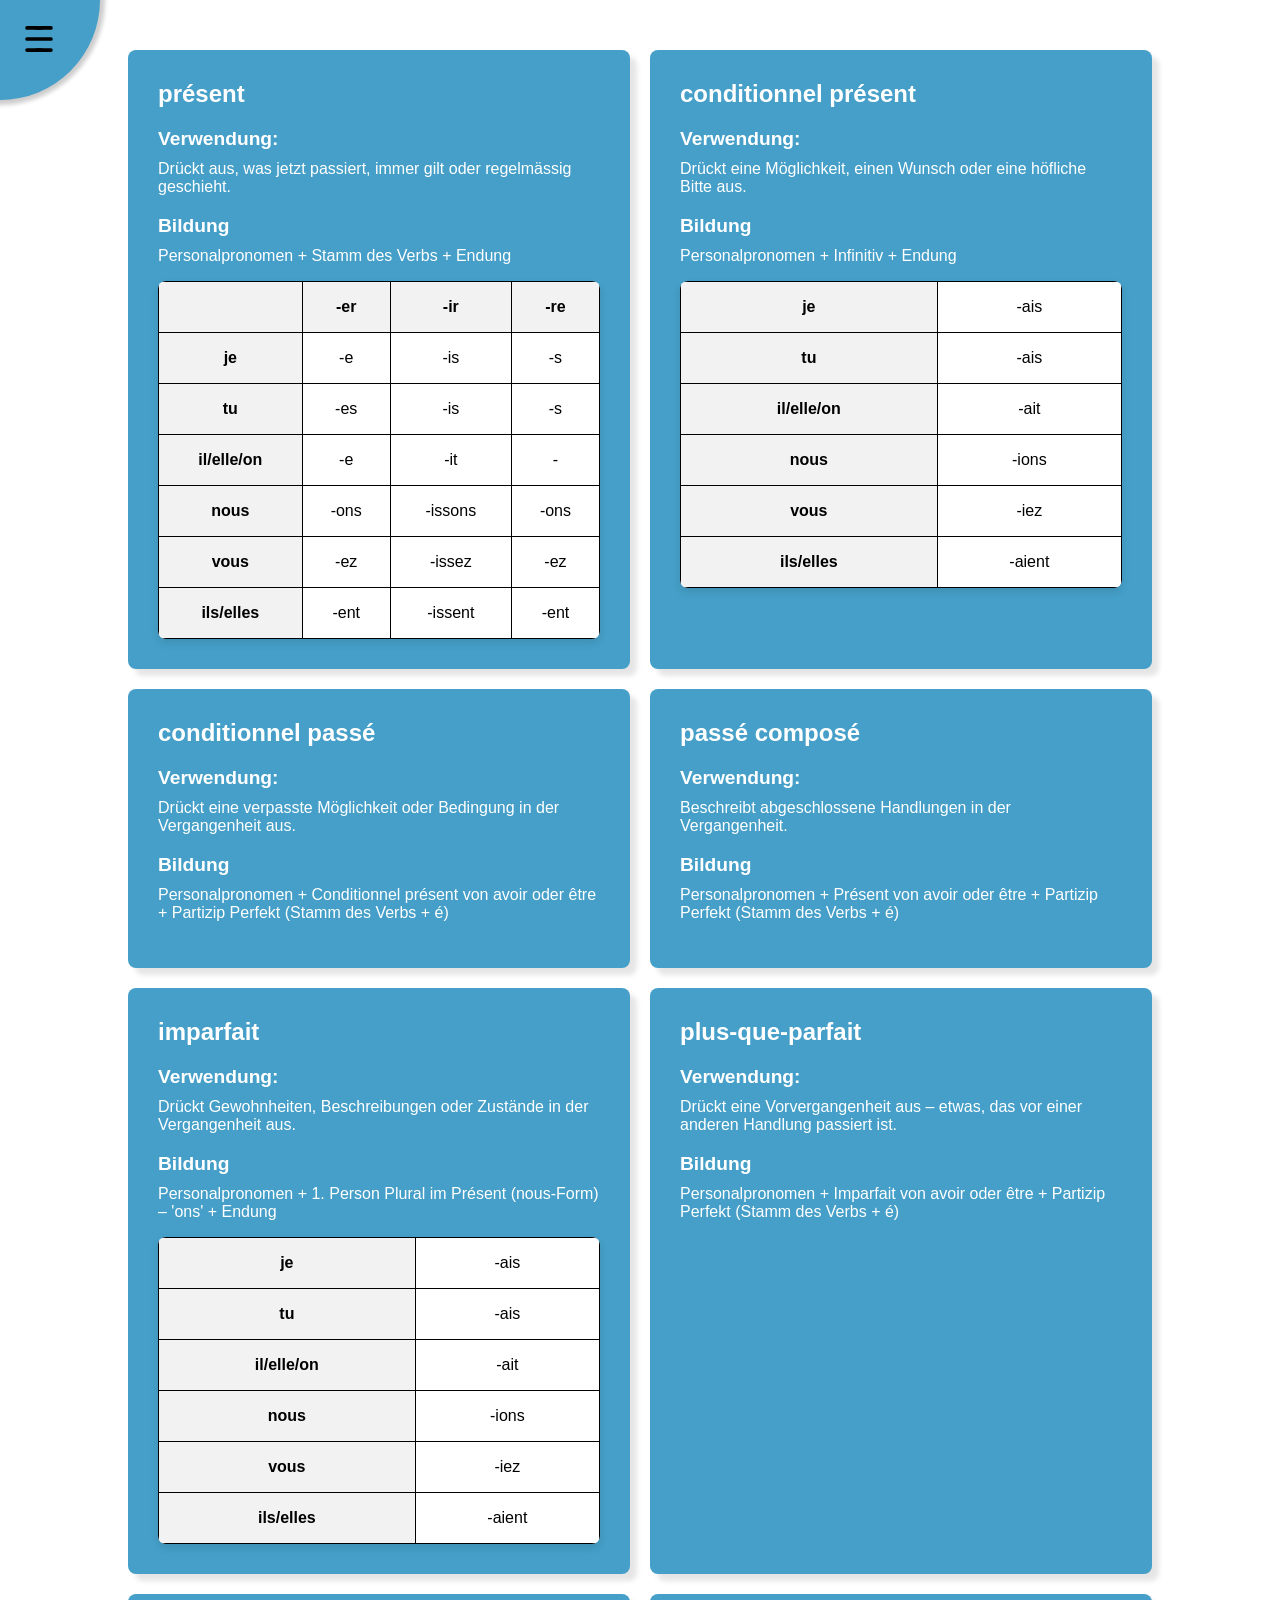
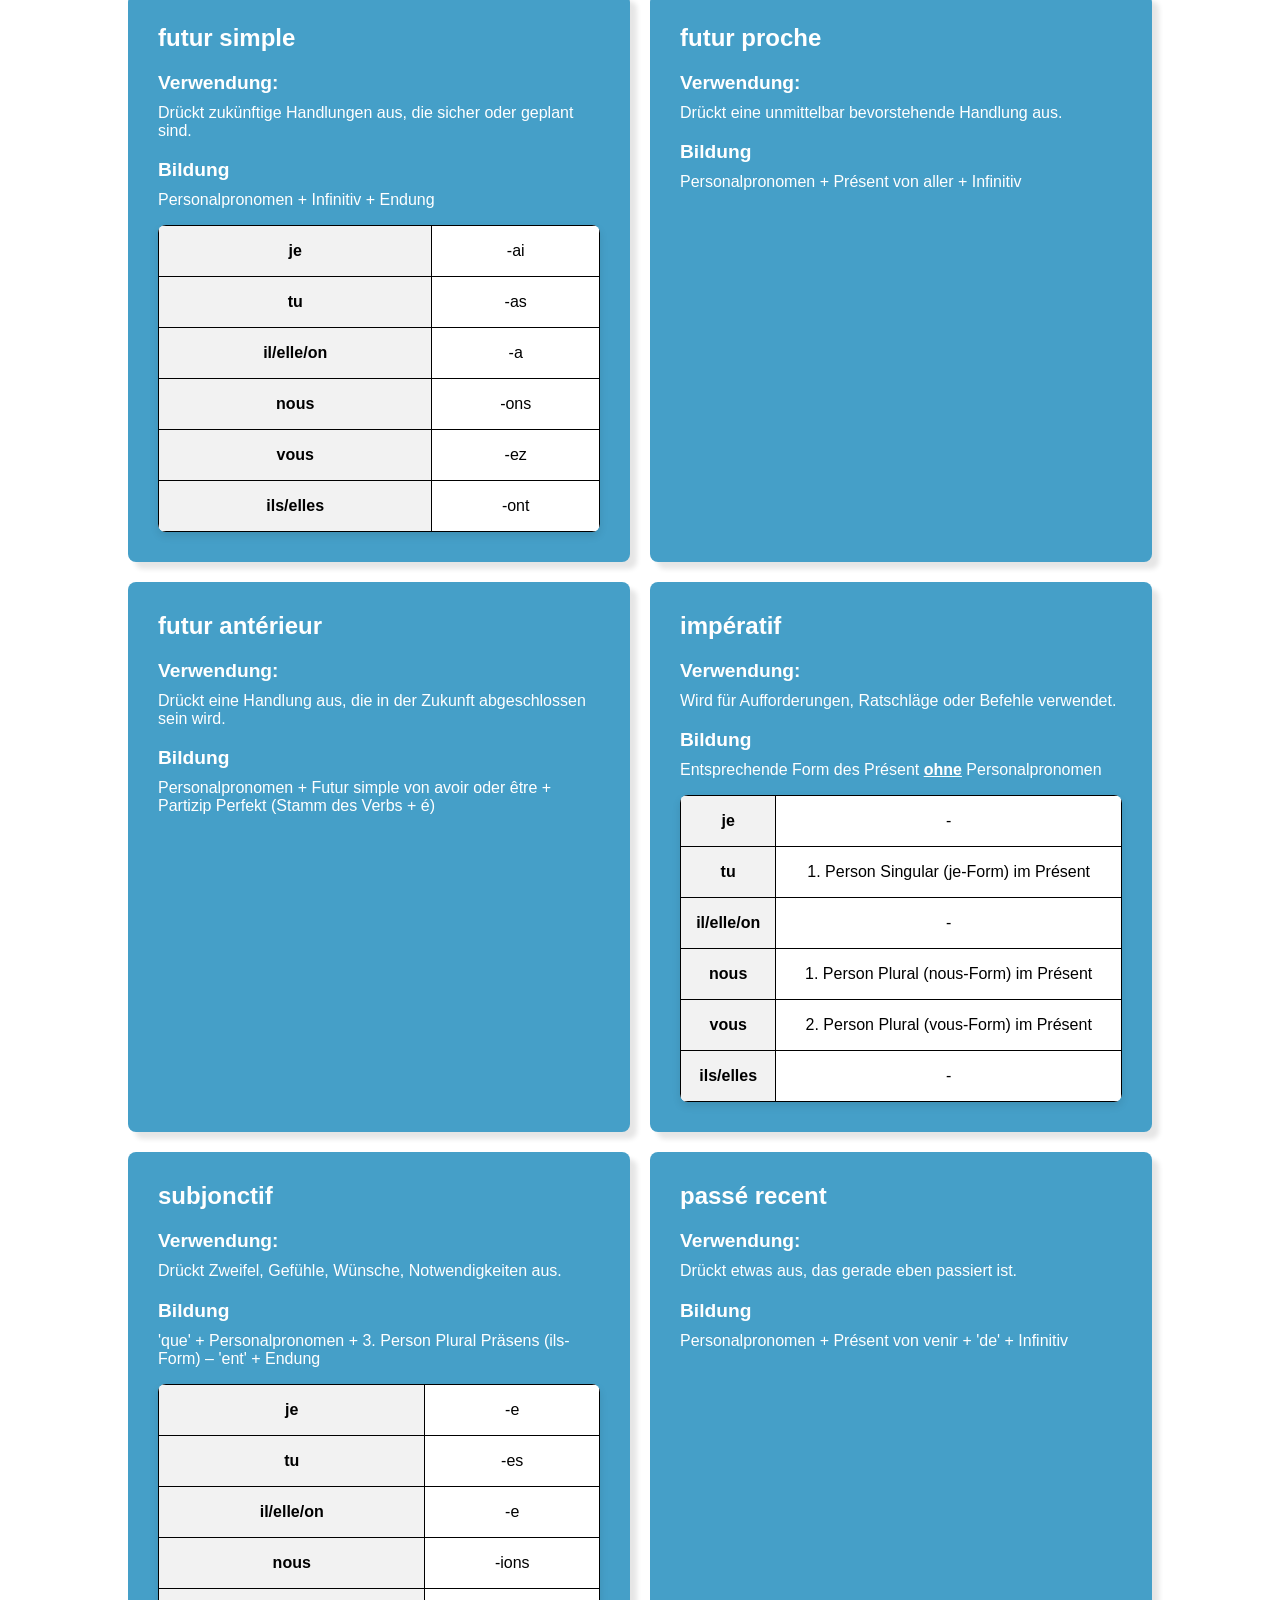
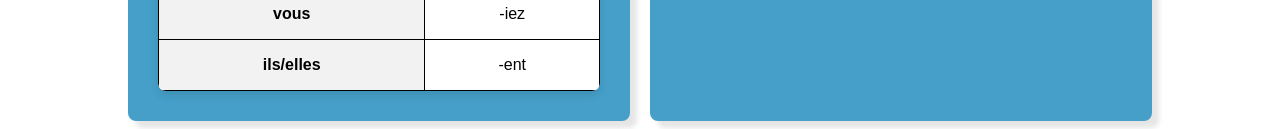
<file: theory.html>
<!DOCTYPE html>
<html lang="de">

<head>
    <meta charset="UTF-8">
    <meta name="viewport" content="width=device-width, initial-scale=1.0">

    <link rel="stylesheet" href="theory.css">
    <link rel="stylesheet" href="nav.css">

    <link rel="icon" href="Bilder/book.svg" type="image/x-icon">

    <script src="verben.js"></script>
    <script src="script.js"></script>

    <script async src="https://pagead2.googlesyndication.com/pagead/js/adsbygoogle.js?client=ca-pub-6910374309374247"
     crossorigin="anonymous"></script>

    <title>Lernen</title>
</head>

<body>
    <nav>
        <div class="pie pie1 active" onclick="window.location.href='theory.html'">
            <svg class="controller" xmlns="http://www.w3.org/2000/svg" viewBox="0 0 32 32" width="100" height="100">
                <path class="stone_een"
                    d="M30,22v3c0,0.552-0.448,1-1,1h-1c-0.552,0-1-0.448-1-1v-3c0-0.552,0.448-1,1-1v-7.539l-11.198-0.896
        C16.621,12.822,16.337,13,16,13c-0.552,0-1-0.448-1-1c0-0.552,0.448-1,1-1c0.396,0,0.732,0.235,0.894,0.57l11.186,0.895
        c0.516,0.041,0.92,0.479,0.92,0.997V21C29.552,21,30,21.448,30,22z M16,19.725c-0.547,0-1.094-0.111-1.603-0.334L8,16.592v2.227
        c0,1.136,0.642,2.175,1.658,2.683l0,0C11.655,22.501,13.827,23,16,23s4.345-0.499,6.341-1.497l0,0C23.358,20.995,24,19.956,24,18.82
        v-2.227l-6.397,2.799C17.094,19.614,16.547,19.725,16,19.725z M29.906,11.084L17.202,5.526C16.819,5.358,16.41,5.275,16,5.275
        c-0.41,0-0.819,0.084-1.202,0.252L2.094,11.084c-0.799,0.35-0.799,1.483,0,1.832l12.703,5.559c0.765,0.334,1.641,0.334,2.405,0
        l9.416-4.121l-9.438-0.755C16.843,13.858,16.434,14,16,14c-1.103,0-2-0.897-2-2c0-1.103,0.897-2,2-2
        c0.552,0,1.062,0.224,1.431,0.609l10.729,0.858c0.842,0.067,1.525,0.666,1.751,1.445C30.704,12.561,30.703,11.433,29.906,11.084z" />
            </svg>

        </div>
        <div class="pie pie2" onclick="window.location.href='quiz.html'">
            <svg class="magnifying-glass" xmlns="http://www.w3.org/2000/svg" viewBox="0 0 100 100" width="100"
                height="100">
                <path d="M41,20c0,1.657-1.342,3-3,3c-8.271,0-15,6.729-15,15c0,1.657-1.342,3-3,3s-3-1.343-3-3
                c0-11.58,9.422-21,21-21C39.658,17,41,18.343,41,20z M95,80c0,8.271-6.729,15-15,15c-0.797,0-1.559-0.316-2.121-0.879l-18-18
                C59.316,75.559,59,74.795,59,74c0-3.052,0.927-5.887,2.499-8.259l-2.398-2.398C53.376,68.118,46.02,71,38,71
                C19.804,71,5,56.196,5,38S19.804,5,38,5s33,14.804,33,33c0,8.02-2.881,15.376-7.656,21.101l2.398,2.398
                C68.113,59.927,70.948,59,74,59c0.797,0,1.559,0.316,2.121,0.879l18,18C94.684,78.441,95,79.205,95,80z M38,65
                c14.889,0,27-12.113,27-27S52.889,11,38,11S11,23.113,11,38S23.111,65,38,65z M88.924,81.167l-16.09-16.093
                c-4.031,0.524-7.233,3.727-7.758,7.758l16.09,16.093C85.197,88.401,88.399,85.199,88.924,81.167z" />
            </svg>
        </div>
        <div class="pie pie3" onclick="window.location.href='index.html'">
            <div class="pie-color">
                <svg class="book" xmlns="http://www.w3.org/2000/svg" viewBox="0 0 24 24" width="100" height="100">
                    <path
                        d="M20 22V2H7a3 3 0 0 0-3 3v14a3 3 0 0 0 3 3ZM8 6h8v2H8ZM6 19a1 1 0 0 1 .31-.71A.93.93 0 0 1 7 18h11v2H7a1 1 0 0 1-1-1Z" />
                </svg>
            </div>
        </div>
        <div class="menu" onclick="document.body.classList.toggle('active')">
            <svg class="hamburger" xmlns="http://www.w3.org/2000/svg" width="100" height="100" viewBox="0 0 100 100">
                <g fill="none" stroke="#000" stroke-width="7.999" stroke-linecap="round">
                    <path d="M 55,26.000284 L 24.056276,25.999716" />
                    <path d="M 24.056276,49.999716 L 75.943724,50.000284" />
                    <path d="M 45,73.999716 L 75.943724,74.000284" />
                    <path d="M 75.943724,26.000284 L 45,25.999716" />
                    <path d="M 24.056276,73.999716 L 55,74.000284" />
                </g>
            </svg>
        </div>
    </nav>
    <div id="theory-container">
        <div id="present" class="verb-form">
            <h2>présent</h2>
            <h3>Verwendung:</h3>
            <p>Drückt aus, was jetzt passiert, immer gilt oder regelmässig geschieht.</p>
            <h3>Bildung</h3>
            <p>Personalpronomen + Stamm des Verbs + Endung</p>
            <table border="1">
                <tr>
                    <th></th>
                    <th>-er</th>
                    <th>-ir</th>
                    <th>-re</th>
                </tr>
                <tr>
                    <th>je</th>
                    <td>-e</td>
                    <td>-is</td>
                    <td>-s</td>
                </tr>
                <tr>
                    <th>tu</th>
                    <td>-es</td>
                    <td>-is</td>
                    <td>-s</td>
                </tr>
                <tr>
                    <th>il/elle/on</th>
                    <td>-e</td>
                    <td>-it</td>
                    <td>-</td>
                </tr>
                <tr>
                    <th>nous</th>
                    <td>-ons</td>
                    <td>-issons</td>
                    <td>-ons</td>
                </tr>
                <tr>
                    <th>vous</th>
                    <td>-ez</td>
                    <td>-issez</td>
                    <td>-ez</td>
                </tr>
                <tr>
                    <th>ils/elles</th>
                    <td>-ent</td>
                    <td>-issent</td>
                    <td>-ent</td>
                </tr>
            </table>
        </div>
        <div id="conditionnel_present" class="verb-form">
            <h2>conditionnel présent</h2>
            <h3>Verwendung:</h3>
            <p>Drückt eine Möglichkeit, einen Wunsch oder eine höfliche Bitte aus.</p>
            <h3>Bildung</h3>
            <p>Personalpronomen + Infinitiv + Endung</p>
            <table border="1">
                <tr>
                    <th>je</th>
                    <td>-ais</td>
                </tr>
                <tr>
                    <th>tu</th>
                    <td>-ais</td>
                </tr>
                <tr>
                    <th>il/elle/on</th>
                    <td>-ait</td>
                </tr>
                <tr>
                    <th>nous</th>
                    <td>-ions</td>
                </tr>
                <tr>
                    <th>vous</th>
                    <td>-iez</td>
                </tr>
                <tr>
                    <th>ils/elles</th>
                    <td>-aient</td>
                </tr>
            </table>
        </div>
        <div id="conditionnel_passe" class="verb-form">
            <h2>conditionnel passé</h2>
            <h3>Verwendung:</h3>
            <p>Drückt eine verpasste Möglichkeit oder Bedingung in der Vergangenheit aus.</p>
            <h3>Bildung</h3>
            <p>Personalpronomen + Conditionnel présent von avoir oder être + Partizip Perfekt (Stamm des Verbs + é)</p>
        </div>
        <div id="passe_compose" class="verb-form">
            <h2>passé composé</h2>
            <h3>Verwendung:</h3>
            <p>Beschreibt abgeschlossene Handlungen in der Vergangenheit.</p>
            <h3>Bildung</h3>
            <p>Personalpronomen + Présent von avoir oder être + Partizip Perfekt (Stamm des Verbs + é)</p>
        </div>
        <div id="imparfait" class="verb-form">
            <h2>imparfait</h2>
            <h3>Verwendung:</h3>
            <p>Drückt Gewohnheiten, Beschreibungen oder Zustände in der Vergangenheit aus.</p>
            <h3>Bildung</h3>
            <p>Personalpronomen + 1. Person Plural im Présent (nous-Form) – 'ons' + Endung</p>
            <table border="1">
                <tr>
                    <th>je</th>
                    <td>-ais</td>
                </tr>
                <tr>
                    <th>tu</th>
                    <td>-ais</td>
                </tr>
                <tr>
                    <th>il/elle/on</th>
                    <td>-ait</td>
                </tr>
                <tr>
                    <th>nous</th>
                    <td>-ions</td>
                </tr>
                <tr>
                    <th>vous</th>
                    <td>-iez</td>
                </tr>
                <tr>
                    <th>ils/elles</th>
                    <td>-aient</td>
                </tr>
            </table>
        </div>
        <div id="plus_que_parfait" class="verb-form">
            <h2>plus-que-parfait</h2>
            <h3>Verwendung:</h3>
            <p>Drückt eine Vorvergangenheit aus – etwas, das vor einer anderen Handlung passiert ist.</p>
            <h3>Bildung</h3>
            <p>Personalpronomen + Imparfait von avoir oder être + Partizip Perfekt (Stamm des Verbs + é)</p>
        </div>
        <div id="futur_simple" class="verb-form">
            <h2>futur simple</h2>
            <h3>Verwendung:</h3>
            <p>Drückt zukünftige Handlungen aus, die sicher oder geplant sind.</p>
            <h3>Bildung</h3>
            <p>Personalpronomen + Infinitiv + Endung</p>
            <table border="1">
                <tr>
                    <th>je</th>
                    <td>-ai</td>
                </tr>
                <tr>
                    <th>tu</th>
                    <td>-as</td>
                </tr>
                <tr>
                    <th>il/elle/on</th>
                    <td>-a</td>
                </tr>
                <tr>
                    <th>nous</th>
                    <td>-ons</td>
                </tr>
                <tr>
                    <th>vous</th>
                    <td>-ez</td>
                </tr>
                <tr>
                    <th>ils/elles</th>
                    <td>-ont</td>
                </tr>
            </table>
        </div>
        <div id="futur_proche" class="verb-form">
            <h2>futur proche</h2>
            <h3>Verwendung:</h3>
            <p>Drückt eine unmittelbar bevorstehende Handlung aus.</p>
            <h3>Bildung</h3>
            <p>Personalpronomen + Présent von aller + Infinitiv</p>
        </div>
        <div id="futur_anterieur" class="verb-form">
            <h2>futur antérieur</h2>
            <h3>Verwendung:</h3>
            <p>Drückt eine Handlung aus, die in der Zukunft abgeschlossen sein wird.</p>
            <h3>Bildung</h3>
            <p>Personalpronomen + Futur simple von avoir oder être + Partizip Perfekt (Stamm des Verbs + é)</p>
        </div>
        <div id="imperatif" class="verb-form">
            <h2>impératif</h2>
            <h3>Verwendung:</h3>
            <p>Wird für Aufforderungen, Ratschläge oder Befehle verwendet.</p>
            <h3>Bildung</h3>
            <p>Entsprechende Form des Présent <strong><u>ohne</u></strong> Personalpronomen</p>
            <table border="1">
                <tr>
                    <th>je</th>
                    <td>-</td>
                </tr>
                <tr>
                    <th>tu</th>
                    <td>1. Person Singular (je-Form) im Présent</td>
                </tr>
                <tr>
                    <th>il/elle/on</th>
                    <td>-</td>
                </tr>
                <tr>
                    <th>nous</th>
                    <td>1. Person Plural (nous-Form) im Présent</td>
                </tr>
                <tr>
                    <th>vous</th>
                    <td>2. Person Plural (vous-Form) im Présent</td>
                </tr>
                <tr>
                    <th>ils/elles</th>
                    <td>-</td>
                </tr>
            </table>
        </div>
        <div id="subjonctif" class="verb-form">
            <h2>subjonctif</h2>
            <h3>Verwendung:</h3>
            <p>Drückt Zweifel, Gefühle, Wünsche, Notwendigkeiten aus.</p>
            <h3>Bildung</h3>
            <p>'que' + Personalpronomen + 3. Person Plural Präsens (ils-Form) – 'ent' + Endung</p>
            <table border="1">
                <tr>
                    <th>je</th>
                    <td>-e</td>
                </tr>
                <tr>
                    <th>tu</th>
                    <td>-es</td>
                </tr>
                <tr>
                    <th>il/elle/on</th>
                    <td>-e</td>
                </tr>
                <tr>
                    <th>nous</th>
                    <td>-ions</td>
                </tr>
                <tr>
                    <th>vous</th>
                    <td>-iez</td>
                </tr>
                <tr>
                    <th>ils/elles</th>
                    <td>-ent</td>
                </tr>
            </table>
        </div>
        <div id="passe_recent" class="verb-form">
            <h2>passé recent</h2>
            <h3>Verwendung:</h3>
            <p>Drückt etwas aus, das gerade eben passiert ist.</p>
            <h3>Bildung</h3>
            <p>Personalpronomen + Présent von venir + 'de' + Infinitiv</p>
        </div>
    </div>
</body>


</html>
</file>
<file: lexique.css>
body {
    font-family: Arial, sans-serif;
    margin: 0;
    padding: 0;
    background-color: #f9f9f9;
    color: #333;
    line-height: 1.6;
}

.container {
    display: flex;
    flex-wrap: wrap;
    justify-content: center;
    gap: 20px;
    margin: 20px;
    margin-top: 40px;
}

#report {
    padding: 20px;
}

.report-container {
    text-align: center;
}

table {
    width: 30%;
    border-collapse: collapse;
    box-shadow: 0 4px 8px rgba(0, 0, 0, 0.1);
    background-color: #fff;
    border-radius: 8px;
    overflow: hidden;
}

th {
    background-color: #459fc8;
    color: white;
    font-size: 1.2em;
    text-align: center;
    padding: 10px;
    height: 30px;
}

td {
    text-align: center;
    padding: 10px;
    border-bottom: 1px solid #ddd;
    height: 30px;
}

tr:last-child td {
    border-bottom: none;
}

tr:nth-child(even) {
    background-color: #f2f2f2;
}

table.imperatif {
    height: auto;
}

input {
    padding: 10px;
    font-size: 1em;
    border: 1px solid #ccc;
    border-radius: 4px;
    width: 20%;
    max-width: 100%;
    transition: border-color 0.3s, box-shadow 0.3s;
    margin-left: 35.2%;
    margin-top: 20px;
}

input:focus {
    border-color: #459fc8;
    outline: none;
    box-shadow: 0 0 8px rgba(69, 159, 200, 0.3);
}

button {
    padding: 10px 20px;
    background-color: #459fc8;
    color: white;
    border: none;
    border-radius: 4px;
    font-size: 1em;
    cursor: pointer;
    transition: background-color 0.3s, transform 0.2s;
}

button:hover {
    background-color: #3385a1;
}

button:active {
    transform: scale(0.98);
}

#suggestions {
    position: absolute;
    width: 21.6%;
    margin-left: 35.2%;
    box-shadow: 0 0 8px rgba(33, 34, 35, 0.3);
    border-bottom-right-radius: 10px;
    border-bottom-left-radius: 10px;
}

.suggestionElement {
    display: block;
    width: 100%;
    border-radius: 0px;
    background-color: #fff;
    color: black;
}

.suggestionElement:nth-child(odd) {
    background-color: #fff;
}

.suggestionElement:nth-child(even) {
    background-color: #f2f2f2;
}

.suggestionElement:last-child {
    border-bottom-right-radius: 10px;
    border-bottom-left-radius: 10px;
}

.suggestionElement:hover {
    background-color: rgb(238, 250, 250);
}

#content {
    position: absolute;
    top: 40%;
    left: 50%;
    transform: translate(-50%, -50%);
}
</file>
<file: nav.css>
.pie {
    background: #000;
    border-radius: 50%;
    box-shadow: 0 0 4px 5px rgba(0, 0, 0, 0.2);
    cursor: pointer;
    height: 400px;
    left: -200px;
    position: absolute;
    top: -200px;
    width: 400px;
    transform: translateX(-200px) translateY(-200px);
    transition: transform 300ms;
    z-index: 10;
}

.pie1 {
    clip-path: polygon(200px 200px, 344px 450px, 0 450px);
    transition-delay: 30ms;
    background-color: #ddd;
    z-index: 10;
}

.pie1:hover {
    background-color: #eee;
}

.pie1.active {
    background-color: #fff;
}

.pie2 {
    clip-path: polygon(200px 200px, 344px 450px, 450px 344px);
    transition-delay: 60ms;
    background-color: #ddd;
    z-index: 10;
}

.pie2:hover {
    background-color: #eee;
}

.pie2.active {
    background-color: #fff;
}

.pie3 {
    clip-path: polygon(200px 200px, 450px 0, 450px 344px);
    transition-delay: 90ms;
    background-color: #ddd;
    z-index: 10;
}

.pie3:hover {
    background-color: #eee;
}

.pie3.active {
    background-color: #fff;
}

.controller {
    left: 216px;
    position: absolute;
    top: 300px;
    width: 46px;
    z-index: 10;
}

.magnifying-glass {
    left: 288px;
    position: absolute;
    top: 258px;
    width: 46px;
    z-index: 10;
}

.book {
    left: 324px;
    position: absolute;
    top: 188px;
    width: 46px;
    z-index: 10;
}

.controller,
.magnifying-glass,
.book {
    transition: transform 0.3s ease, width 0.3s ease;
    transform-origin: center; /* Verhindert, dass sich das Icon nach oben bewegt */
}

.pie1:hover .controller,
.pie2:hover .magnifying-glass,
.pie3:hover .book {
    width: 40px;
}

.menu {
    -webkit-tap-highlight-color: transparent;
    background: #459fc8;
    border-radius: 50%;
    box-shadow: 0 0 4px 5px rgba(0, 0, 0, 0.2);
    cursor: pointer;
    height: 200px;
    left: -100px;
    position: absolute;
    top: -100px;
    width: 200px;
    z-index: 10;
}

.hamburger {
    cursor: pointer;
    height: 46px;
    left: 58%;
    position: relative;
    top: 58%;
    width: 46px;
    z-index: 10;
}

.hamburger path {
    transition: transform 300ms;
}

.hamburger path:nth-child(1) {
    transform-origin: 25% 29%;
}

.hamburger path:nth-child(2) {
    transform-origin: 50% 50%;
}

.hamburger path:nth-child(3) {
    transform-origin: 75% 72%;
}

.hamburger path:nth-child(4) {
    transform-origin: 75% 29%;
}

.hamburger path:nth-child(5) {
    transform-origin: 25% 72%;
}

.active .pie {
    transform: translateX(0) translateY(0);
}

.active .hamburger path:nth-child(1) {
    transform: rotate(45deg);
}

.active .hamburger path:nth-child(2) {
    transform: scaleX(0);
}

.active .hamburger path:nth-child(3) {
    transform: rotate(45deg);
}

.active .hamburger path:nth-child(4) {
    transform: rotate(-45deg);
}

.active .hamburger path:nth-child(5) {
    transform: rotate(-45deg);
}
</file>
<file: popup.css>
#popupButton {
    position: absolute;
    top: 80%;
    left: 50%;
    transform: translate(-50%, -50%);
}

#close {
    border-radius: 0 9px 0 0;
    position: absolute;
    top: 0px;
    right: 0px;
    cursor: pointer;
    font-size: 20px;
    font-weight: bold;
    color: white;
    background-color: #459fc8;
    margin: 0px;
    padding: 0px;
    width: 30px;
    height: 30px;
}

#popup {
    position: fixed;
    width: 30%;
    min-width: 250px;
    height: 25vh;
    top: 50%;
    left: 50%;
    transform: translate(-50%, -50%);
    border-radius: 10px;
    background-color: white;
    box-shadow: 0 0 8px rgba(65, 91, 103, 0.3);
    display: none;
    z-index: 1;
}

#content {
    width: 75%;
    text-align: center;
}

#background {
    width: 100%;
    height: 100vh;
    position: fixed;
    top: 0px;
    left: 0px;
    background-color: black;
    opacity: 0.3;
    display: none;
}
</file>
<file: quiz.css>
body {
    font-family: Arial, sans-serif;
    margin: 0;
    padding: 0;
    background-color: #f9f9f9;
    color: #333;
    line-height: 1.6;
}

html {
    overflow-x: hidden;
}

h1 {
    text-align: center;
    margin-top: 30vh;
    font-size: 2em;
    color: #459fc8;
}

.label-container {
    display: flex;
    justify-content: center;
    gap: 20px;
    margin: 20px 0;
}

label {
    display: block;
    text-align: center;
    font-size: 1.2em;
    margin-top: 20px;
    margin-bottom: 10px;
    color: #333;
}

input[type="text"] {
    display: block;
    margin: 0 auto;
    padding: 10px;
    font-size: 1em;
    border: 1px solid #ccc;
    border-radius: 4px;
    /*width: 600px;*/
    width: 80%;
    transition: border-color 0.3s, box-shadow 0.3s;
}

input:focus {
    border-color: #459fc8;
    outline: none;
    box-shadow: 0 0 8px rgba(69, 159, 200, 0.3);
}

.button-container {
    display: flex;
    justify-content: center;
    gap: 10px;
    margin: 20px 0;
}

button {
    display: block;
    margin: 10px;
    padding: 10px 20px;
    background-color: #459fc8;
    color: white;
    border: none;
    border-radius: 4px;
    font-size: 1em;
    cursor: pointer;
    transition: background-color 0.3s, transform 0.2s;
    width: 120px;
}

button:hover {
    background-color: #3385a1;
}

button:active {
    transform: scale(0.98);
}

#report {
    padding: 20px;
}

.report-container {
    text-align: center;
}

#menu {
    display: flex;
    flex-direction: column;
    align-items: start;
    position: absolute;
    right: -205px;
    top: 0px;
    width: 200px;
    height: 100vh;
    transition: transform 0.2s;
    box-shadow: #eaeaea 0px 0px 4px 4px;
    background-color: #fff;
}

#present-label {
    margin-top: -10px;
}

.time-options {
    cursor: pointer;
    font-size: 15px;
    margin: 0px;
    display: flex;
    align-items: center;
    gap: 8px;
}

input[type="checkbox"] {
    cursor: pointer;
    margin-left: 15px;
}

#settings {
    position: absolute;
    top: 0px;
    right: 0px;
    background-color: transparent;
}

h2 {
    margin-left: 15px;
}
</file>
<file: checkbox.css>
.time-options {
    display: flex;
    align-items: center;
    cursor: pointer;
    font-size: 16px;
    user-select: none;
    margin-left: 12px;
}

.time-options input {
    display: none;
}

.checkmark {
    width: 18px;
    height: 18px;
    border-radius: 6px;
    background: #e0e0e0;
    display: flex;
    justify-content: center;
    align-items: center;
    transition: background-color 0.3s, box-shadow 0.3s;
}

.checkmark::after {
    content: '\2713';
    font-size: 14px;
    color: white;
    display: none;
}

.time-options input:checked+.checkmark {
    background: #459fc8;
    box-shadow: 0px 0px 10px rgba(0, 0, 0, 0.2);
}

.time-options input:checked+.checkmark::after {
    display: block;
}
</file>
<file: theory.css>
body {
    font-family: Arial, sans-serif;
}

h2 {
    font-size: 1.5em;
    margin-top: 0px;
}

h3 {
    font-size: 1.2em;
    margin-bottom: 10px;
}

p {
    margin-top: 0px;
}

#theory-container {
    margin-top: 50px;
    margin-left: 120px;
    margin-right: 120px;
    display: flex;
    flex-wrap: wrap;
    gap: 20px;   /* Abstand zwischen Karten */
}

.verb-form {
    flex: 0 0 calc(50% - 70px); /* Fix 2 pro Reihe */
    padding: 30px;
    border-radius: 8px;
    background-color: #459fc8;
    box-shadow: 7px 7px 5px rgba(0,0,0,0.1);
    color: white;
}

@media (max-width: 900px) {
    .verb-form {
        flex: 0 0 calc(90%);
    }

    #theory-container {
        margin: 0 auto;
        margin-top: 120px;
        width: 80%;
    }
}

table {
    width: 100%;
    color: black;
    border-collapse: collapse;
    box-shadow: 0 4px 8px rgba(0, 0, 0, 0.1);
    background-color: #fff;
    border-radius: 8px;
    overflow: hidden;
    border: none;
}

th {
    background-color: #f2f2f2;
    text-align: center;
    padding: 10px;
    border: 1px solid black;
    height: 30px;
}

td {
    text-align: center;
    padding: 10px;
    border: 1px solid black;
    height: 30px;
}
</file>
